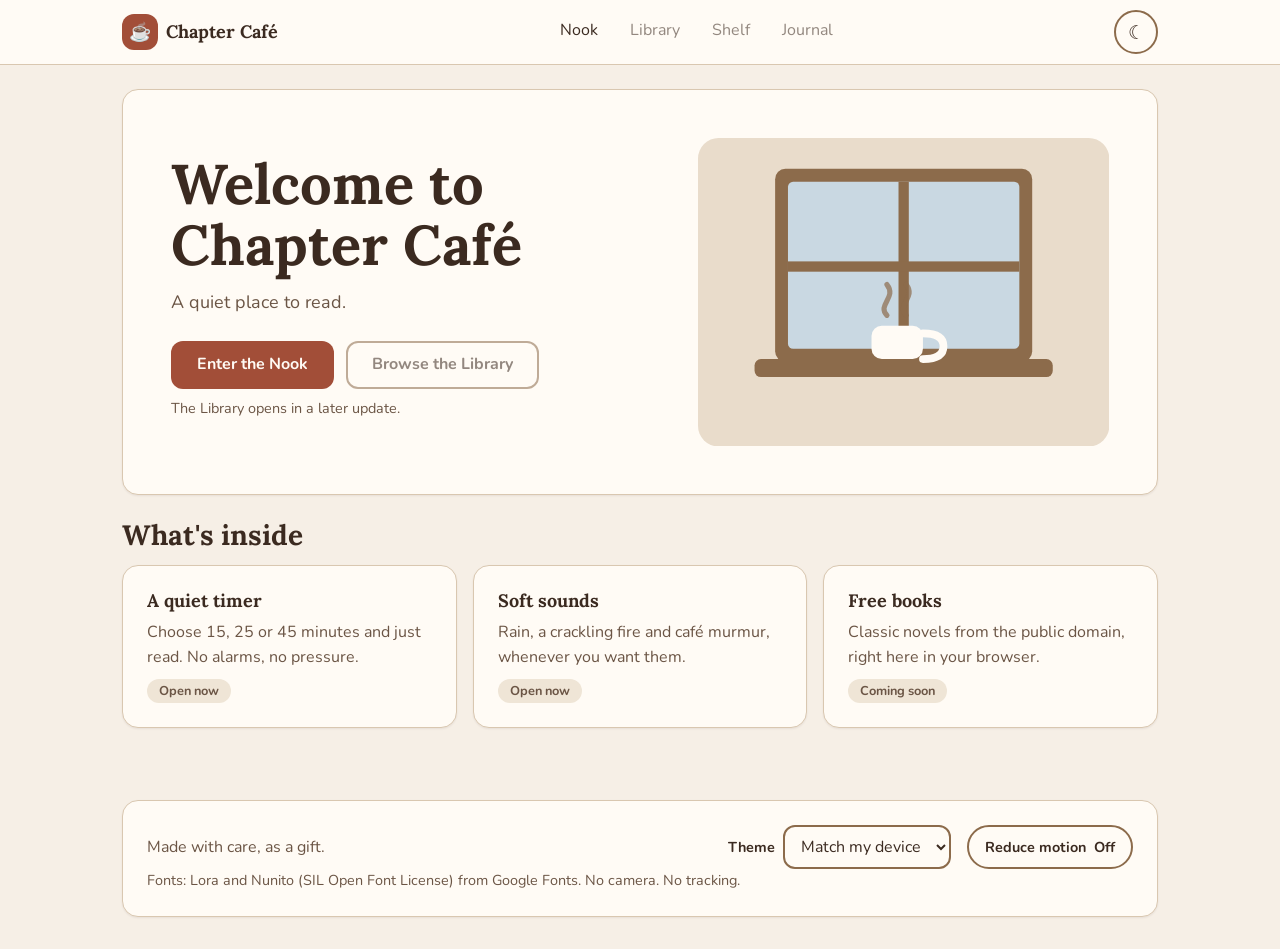
<file: index.html>
<!DOCTYPE html>
<html lang="en" data-theme="daylight">
<head>
  <meta charset="utf-8">
  <meta name="viewport" content="width=device-width, initial-scale=1, viewport-fit=cover">
  <title>Chapter Café · A quiet place to read</title>
  <meta name="description" content="A calm, camera-free reading café in your browser.">
  <meta name="color-scheme" content="light dark">
  <link rel="icon" href="data:image/svg+xml,%3Csvg xmlns='http://www.w3.org/2000/svg' viewBox='0 0 100 100'%3E%3Ctext y='.9em' font-size='90'%3E%E2%98%95%3C/text%3E%3C/svg%3E">

  <!-- Runs BEFORE the page paints, so there is no flash of the wrong theme.
       It only reads saved settings; theme.js handles the buttons later. -->
  <script>
    (function () {
      var root = document.documentElement;
      var dark = window.matchMedia('(prefers-color-scheme: dark)').matches;
      try {
        var s = JSON.parse(localStorage.getItem('cc_settings')) || {};
        var saved = s.theme;
        var chosen = (saved === 'daylight' || saved === 'midnight' || saved === 'contrast');
        root.setAttribute('data-theme', chosen ? saved : (dark ? 'midnight' : 'daylight'));
        if (s.motion === 'off') root.setAttribute('data-motion', 'off');
      } catch (e) {
        root.setAttribute('data-theme', dark ? 'midnight' : 'daylight');
      }
    })();
  </script>

  <!-- Fonts load from Google (free, open licence). If they fail, the
       fallback fonts in tokens.css are used. -->
  <link rel="preconnect" href="https://fonts.googleapis.com">
  <link rel="preconnect" href="https://fonts.gstatic.com" crossorigin>
  <link href="https://fonts.googleapis.com/css2?family=Lora:ital,wght@0,400..700;1,400..700&family=Nunito:wght@400;600;700&display=swap" rel="stylesheet">

  <link rel="stylesheet" href="assets/css/tokens.css">
  <link rel="stylesheet" href="assets/css/base.css">
  <link rel="stylesheet" href="assets/css/components.css">
  <link rel="stylesheet" href="assets/css/themes.css">
  <link rel="stylesheet" href="assets/css/pages/home.css">

  <script type="module" src="assets/js/main.js"></script>
  <script type="module" src="assets/js/pages/home.js"></script>
</head>
<body class="page-home">
  <a class="skip-link" href="#main">Skip to content</a>

  <header class="site-header">
    <div class="container site-header__inner">
      <a class="brand" href="index.html" aria-label="Chapter Café, home">
        <span class="brand__mark" aria-hidden="true">☕</span>
        <span>Chapter Café</span>
      </a>
      <nav class="nav-links" aria-label="Main">
        <a class="nav-link" href="pages/nook.html">Nook</a>
        <span class="nav-link is-disabled" aria-disabled="true">Library<span class="visually-hidden"> (coming soon)</span></span>
        <span class="nav-link is-disabled" aria-disabled="true">Shelf<span class="visually-hidden"> (coming soon)</span></span>
        <span class="nav-link is-disabled" aria-disabled="true">Journal<span class="visually-hidden"> (coming soon)</span></span>
      </nav>
      <button id="theme-toggle" type="button" class="icon-btn" aria-label="Switch to dark theme">
        <span data-icon aria-hidden="true">☾</span>
      </button>
    </div>
  </header>

  <div id="banner-region" class="container banner-region"></div>

  <main id="main" class="container" tabindex="-1">
    <section class="card hero" aria-labelledby="home-title">
      <div class="hero__text">
        <h1 id="home-title">Welcome to Chapter Café</h1>
        <p class="hero__tagline">A quiet place to read.</p>
        <div class="hero__actions">
          <a class="btn btn--primary" href="pages/nook.html">Enter the Nook</a>
          <button type="button" class="btn btn--secondary" aria-disabled="true" aria-describedby="library-note">Browse the Library</button>
        </div>
        <p id="library-note" class="hero__note">The Library opens in a later update.</p>
      </div>

      <!-- Decorative illustration: hidden from screen readers -->
      <svg class="window-scene" viewBox="0 0 320 240" aria-hidden="true" focusable="false">
        <rect class="wall" width="320" height="240" rx="16"/>
        <rect class="frame" x="60" y="24" width="200" height="150" rx="8"/>
        <rect class="sky" x="70" y="34" width="180" height="130" rx="4"/>
        <rect class="frame" x="156" y="34" width="8" height="130"/>
        <rect class="frame" x="70" y="96" width="180" height="8"/>
        <rect class="frame" x="44" y="172" width="232" height="14" rx="5"/>
        <rect class="cup" x="135" y="146" width="40" height="26" rx="8"/>
        <path class="cup-handle" d="M175 152 q16 0 16 10 t-16 10"/>
        <path class="steam steam--1" d="M147 138 c-8 -8 8 -14 0 -24"/>
        <path class="steam steam--2" d="M162 138 c-8 -8 8 -14 0 -24"/>
      </svg>
    </section>

    <!-- Filled in by home.js only when she has a book open -->
    <div id="continue-slot"></div>

    <section aria-labelledby="inside-title">
      <h2 id="inside-title" class="section-title">What's inside</h2>
      <div class="features">
        <article class="card feature">
          <h3>A quiet timer</h3>
          <p>Choose 15, 25 or 45 minutes and just read. No alarms, no pressure.</p>
          <span class="tag">Open now</span>
        </article>
        <article class="card feature">
          <h3>Soft sounds</h3>
          <p>Rain, a crackling fire and café murmur, whenever you want them.</p>
          <span class="tag">Open now</span>
        </article>
        <article class="card feature">
          <h3>Free books</h3>
          <p>Classic novels from the public domain, right here in your browser.</p>
          <span class="tag">Coming soon</span>
        </article>
      </div>
    </section>
  </main>

  <div class="container">
    <footer class="card site-footer">
      <div class="site-footer__row">
        <p>Made with care, as a gift.</p>
        <div class="footer-controls">
          <div class="select-field">
            <label for="theme-select">Theme</label>
            <select id="theme-select">
              <option value="auto">Match my device</option>
              <option value="daylight">Daylight</option>
              <option value="midnight">Midnight</option>
              <option value="contrast">High contrast</option>
            </select>
          </div>
          <button id="motion-toggle" type="button" class="switch" aria-pressed="false">
            Reduce motion <span data-state aria-hidden="true">Off</span>
          </button>
        </div>
      </div>
      <p class="field__help">Fonts: Lora and Nunito (SIL Open Font License) from Google Fonts. No camera. No tracking.</p>
    </footer>
  </div>

  <nav class="tabbar" aria-label="Main">
    <a class="tabbar__item" href="pages/nook.html"><span class="tabbar__icon" aria-hidden="true">☕</span>Nook</a>
    <span class="tabbar__item is-disabled" aria-disabled="true"><span class="tabbar__icon" aria-hidden="true">📚</span>Library<span class="visually-hidden"> (coming soon)</span></span>
    <span class="tabbar__item is-disabled" aria-disabled="true"><span class="tabbar__icon" aria-hidden="true">🔖</span>Shelf<span class="visually-hidden"> (coming soon)</span></span>
    <span class="tabbar__item is-disabled" aria-disabled="true"><span class="tabbar__icon" aria-hidden="true">✎</span>Journal<span class="visually-hidden"> (coming soon)</span></span>
    <span class="tabbar__item is-disabled" aria-disabled="true"><span class="tabbar__icon" aria-hidden="true">⋯</span>More<span class="visually-hidden"> (coming soon)</span></span>
  </nav>

  <div id="toast-region" class="toast-region" aria-live="polite"></div>
</body>
</html>
</file>
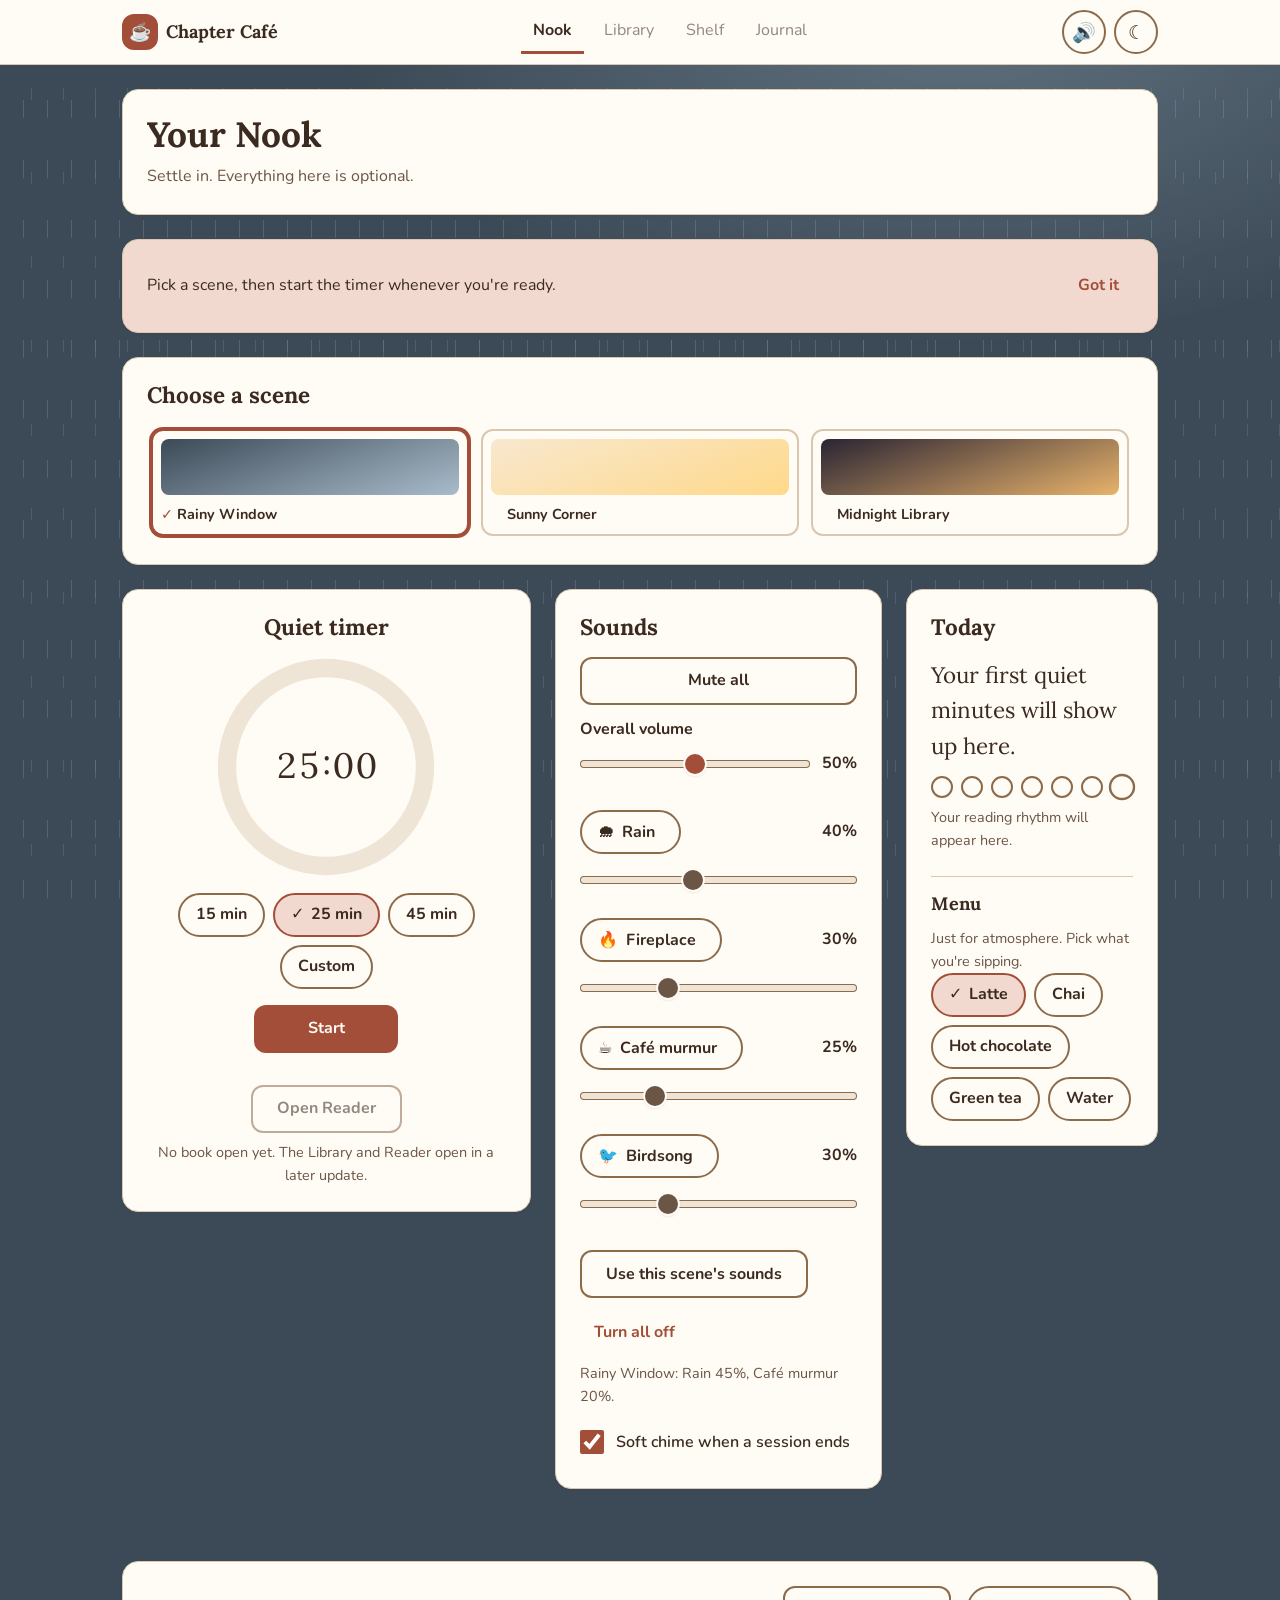
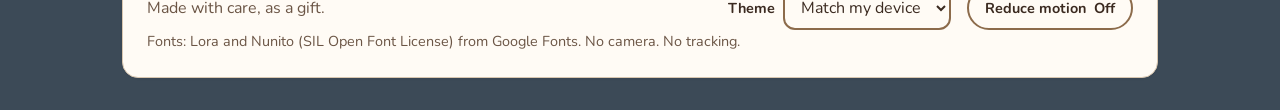
<file: pages/nook.html>
<!DOCTYPE html>
<html lang="en" data-theme="daylight" data-nook="rainy">
<head>
  <meta charset="utf-8">
  <meta name="viewport" content="width=device-width, initial-scale=1, viewport-fit=cover">
  <title>Your Nook · Chapter Café</title>
  <meta name="description" content="Settle in with a quiet timer, soft sounds and a cozy scene.">
  <meta name="color-scheme" content="light dark">
  <link rel="icon" href="data:image/svg+xml,%3Csvg xmlns='http://www.w3.org/2000/svg' viewBox='0 0 100 100'%3E%3Ctext y='.9em' font-size='90'%3E%E2%98%95%3C/text%3E%3C/svg%3E">

  <!-- Runs BEFORE the page paints: sets theme, motion and scene so nothing flashes.
       If no scene was chosen yet: Rainy Window in light theme, Midnight Library in dark. -->
  <script>
    (function () {
      var root = document.documentElement;
      var dark = window.matchMedia('(prefers-color-scheme: dark)').matches;
      var theme = dark ? 'midnight' : 'daylight';
      var scene = null;
      try {
        var s = JSON.parse(localStorage.getItem('cc_settings')) || {};
        if (s.theme === 'daylight' || s.theme === 'midnight' || s.theme === 'contrast') theme = s.theme;
        if (s.motion === 'off') root.setAttribute('data-motion', 'off');
        scene = JSON.parse(localStorage.getItem('cc_nook_scene'));
      } catch (e) { /* storage blocked: use defaults */ }
      if (scene !== 'rainy' && scene !== 'sunny' && scene !== 'library') {
        scene = theme === 'midnight' ? 'library' : 'rainy';
      }
      root.setAttribute('data-theme', theme);
      root.setAttribute('data-nook', scene);
    })();
  </script>

  <link rel="preconnect" href="https://fonts.googleapis.com">
  <link rel="preconnect" href="https://fonts.gstatic.com" crossorigin>
  <link href="https://fonts.googleapis.com/css2?family=Lora:ital,wght@0,400..700;1,400..700&family=Nunito:wght@400;600;700&display=swap" rel="stylesheet">

  <link rel="stylesheet" href="../assets/css/tokens.css">
  <link rel="stylesheet" href="../assets/css/base.css">
  <link rel="stylesheet" href="../assets/css/components.css">
  <link rel="stylesheet" href="../assets/css/themes.css">
  <link rel="stylesheet" href="../assets/css/pages/nook.css">
  <link rel="stylesheet" href="../assets/css/sounds.css">

  <script type="module" src="../assets/js/main.js"></script>
  <script type="module" src="../assets/js/pages/nook.js"></script>
  <script type="module" src="../assets/js/pages/nook-sounds.js"></script>
</head>
<body class="page-nook">
  <a class="skip-link" href="#main">Skip to content</a>

  <!-- Decorative scene layers (rain, light). Hidden from screen readers. -->
  <div class="nook-scene" aria-hidden="true">
    <div class="nook-scene__glow"></div>
    <div class="nook-scene__beam"></div>
    <div class="nook-scene__rain"></div>
  </div>

  <header class="site-header">
    <div class="container site-header__inner">
      <a class="brand" href="../index.html" aria-label="Chapter Café, home">
        <span class="brand__mark" aria-hidden="true">☕</span>
        <span>Chapter Café</span>
      </a>
      <nav class="nav-links" aria-label="Main">
        <a class="nav-link" href="nook.html" aria-current="page">Nook</a>
        <span class="nav-link is-disabled" aria-disabled="true">Library<span class="visually-hidden"> (coming soon)</span></span>
        <span class="nav-link is-disabled" aria-disabled="true">Shelf<span class="visually-hidden"> (coming soon)</span></span>
        <span class="nav-link is-disabled" aria-disabled="true">Journal<span class="visually-hidden"> (coming soon)</span></span>
      </nav>

      <div class="header-actions">
        <!-- Mini-player: the always-visible mute control -->
        <div id="mini-player" class="mini-player">
          <span id="mini-label" class="mini-player__label" aria-hidden="true" hidden></span>
          <button id="mute-toggle" type="button" class="icon-btn" aria-pressed="false" aria-label="Mute all sounds">
            <span data-icon aria-hidden="true">🔊</span>
          </button>
        </div>
        <button id="theme-toggle" type="button" class="icon-btn" aria-label="Switch to dark theme">
          <span data-icon aria-hidden="true">☾</span>
        </button>
      </div>
    </div>
  </header>

  <div id="banner-region" class="container banner-region"></div>

  <main id="main" class="container" tabindex="-1">
    <div class="card page-intro">
      <h1 id="page-title" tabindex="-1">Your Nook</h1>
      <p>Settle in. Everything here is optional.</p>
    </div>

    <!-- First-visit tip. Shown by nook.js only until she dismisses it. -->
    <aside id="help-card" class="card card--soft tip-card" aria-label="Welcome tip" hidden>
      <p>Pick a scene, then start the timer whenever you're ready.</p>
      <button id="btn-help-dismiss" type="button" class="btn btn--quiet">Got it</button>
    </aside>

    <p id="other-tab-note" class="banner" role="status" hidden>Your Nook is open in another tab.</p>

    <section class="card" aria-labelledby="scene-title">
      <h2 id="scene-title" class="card__title">Choose a scene</h2>
      <div class="scene-options" role="radiogroup" aria-labelledby="scene-title">
        <label class="scene-option">
          <input type="radio" name="scene" value="rainy">
          <span class="scene-option__box">
            <span class="scene-option__swatch scene-option__swatch--rainy" aria-hidden="true"></span>
            <span class="scene-option__name"><span class="scene-option__check" aria-hidden="true">✓</span>Rainy Window<span class="visually-hidden">: soft rain, a warm lamp.</span></span>
          </span>
        </label>
        <label class="scene-option">
          <input type="radio" name="scene" value="sunny">
          <span class="scene-option__box">
            <span class="scene-option__swatch scene-option__swatch--sunny" aria-hidden="true"></span>
            <span class="scene-option__name"><span class="scene-option__check" aria-hidden="true">✓</span>Sunny Corner<span class="visually-hidden">: morning light and a quiet corner.</span></span>
          </span>
        </label>
        <label class="scene-option">
          <input type="radio" name="scene" value="library">
          <span class="scene-option__box">
            <span class="scene-option__swatch scene-option__swatch--library" aria-hidden="true"></span>
            <span class="scene-option__name"><span class="scene-option__check" aria-hidden="true">✓</span>Midnight Library<span class="visually-hidden">: lamplight and long shelves.</span></span>
          </span>
        </label>
      </div>
    </section>

    <div class="nook-grid">
      <!-- ============ Timer ============ -->
      <section class="card timer-card" aria-labelledby="timer-title">
        <h2 id="timer-title" class="card__title" tabindex="-1">Quiet timer</h2>

        <div id="timer-panel" class="timer-panel" data-status="idle">
          <div class="timer-ring">
            <svg viewBox="0 0 120 120" aria-hidden="true" focusable="false">
              <circle class="ring-track" cx="60" cy="60" r="54"></circle>
              <circle id="ring-progress" class="ring-progress" cx="60" cy="60" r="54"></circle>
            </svg>
            <!-- aria-live="off": announcing every second would be exhausting.
                 Start, pause and finish are announced in #timer-status instead. -->
            <div id="time-display" class="timer-ring__time" role="timer" aria-live="off">25:00</div>
          </div>

          <fieldset class="presets">
            <legend class="visually-hidden">Timer length</legend>
            <div class="chip-group">
              <label class="chip"><input type="radio" name="preset" value="15"><span class="chip__label">15 min</span></label>
              <label class="chip"><input type="radio" name="preset" value="25"><span class="chip__label">25 min</span></label>
              <label class="chip"><input type="radio" name="preset" value="45"><span class="chip__label">45 min</span></label>
              <label class="chip"><input type="radio" name="preset" value="custom"><span class="chip__label">Custom</span></label>
            </div>
          </fieldset>

          <div id="custom-wrap" class="field custom-minutes" hidden>
            <label for="custom-minutes">Minutes (1 to 180)</label>
            <input id="custom-minutes" type="number" inputmode="numeric" min="1" max="180" step="1"
                   aria-describedby="custom-help custom-error" aria-invalid="false">
            <p id="custom-help" class="field__help">Any length is fine.</p>
            <p id="custom-error" class="field__error" hidden></p>
          </div>

          <p id="preset-note" class="field__help" hidden>Finish this session to change the time.</p>

          <div class="timer-actions">
            <button id="btn-start" type="button" class="btn btn--primary">Start</button>
            <button id="btn-finish" type="button" class="btn btn--secondary" hidden>Finish</button>
          </div>

          <div class="reader-link">
            <button type="button" class="btn btn--secondary" aria-disabled="true" aria-describedby="reader-note">Open Reader</button>
            <p id="reader-note" class="field__help">No book open yet. The Library and Reader open in a later update.</p>
          </div>
        </div>

        <!-- Shown instead of the timer when a session ends -->
        <div id="summary-panel" class="summary" hidden>
          <h3 id="summary-title" class="summary__title" tabindex="-1"></h3>
          <p id="summary-text"></p>
          <div class="timer-actions">
            <button id="btn-another" type="button" class="btn btn--primary">Another session</button>
            <button id="btn-done" type="button" class="btn btn--secondary">Done</button>
          </div>
        </div>

        <!-- Screen-reader messages: start, pause, resume, finish -->
        <p id="timer-status" class="visually-hidden" role="status" aria-live="polite"></p>
      </section>

      <!-- ============ Sounds ============ -->
      <section class="card" aria-labelledby="sounds-title">
        <h2 id="sounds-title" class="card__title">Sounds</h2>

        <p id="sounds-unsupported" class="banner" hidden>Sound isn't available in this browser. The timer and reader still work.</p>

        <div id="sounds-body">
          <!-- Shown when she has a saved mix, or the browser paused the sound -->
          <div id="resume-box" class="resume-box" hidden>
            <p id="resume-text"></p>
            <button id="btn-resume" type="button" class="btn btn--primary">Resume your sounds</button>
          </div>

          <div class="sounds-master">
            <button id="btn-mute-all" type="button" class="btn btn--secondary">Mute all</button>
            <div class="sounds-master__volume">
              <label for="master-volume">Overall volume</label>
              <input id="master-volume" class="range" type="range" min="0" max="100" step="5" value="50">
              <output id="master-output" for="master-volume">50%</output>
            </div>
          </div>

          <!-- One <li> per sound, built by nook-sounds.js from sound-catalog.js -->
          <ul id="sound-rows" class="sound-rows" aria-label="Individual sounds"></ul>

          <div class="sounds-actions">
            <button id="btn-scene-mix" type="button" class="btn btn--secondary">Use this scene's sounds</button>
            <button id="btn-all-off" type="button" class="btn btn--quiet">Turn all off</button>
          </div>
          <p id="scene-mix-hint" class="field__help sounds-hint"></p>

          <label class="check">
            <input id="chime-toggle" type="checkbox">
            Soft chime when a session ends
          </label>
        </div>

        <!-- Screen-reader messages for sound changes -->
        <p id="sounds-status" class="visually-hidden" role="status" aria-live="polite"></p>
      </section>

      <!-- ============ Today ============ -->
      <section class="card" aria-labelledby="today-title">
        <h2 id="today-title" class="card__title">Today</h2>
        <p id="today-minutes" class="today-minutes"></p>
        <div id="rhythm" class="rhythm" aria-hidden="true"></div>
        <p id="rhythm-text" class="field__help"></p>

        <div class="menu-block">
          <h3>Menu</h3>
          <p class="field__help">Just for atmosphere. Pick what you're sipping.</p>
          <fieldset class="chip-group">
            <legend class="visually-hidden">Your drink</legend>
            <label class="chip"><input type="radio" name="drink" value="latte"><span class="chip__label">Latte</span></label>
            <label class="chip"><input type="radio" name="drink" value="chai"><span class="chip__label">Chai</span></label>
            <label class="chip"><input type="radio" name="drink" value="cocoa"><span class="chip__label">Hot chocolate</span></label>
            <label class="chip"><input type="radio" name="drink" value="tea"><span class="chip__label">Green tea</span></label>
            <label class="chip"><input type="radio" name="drink" value="water"><span class="chip__label">Water</span></label>
          </fieldset>
        </div>
      </section>
    </div>
  </main>

  <div class="container">
    <footer class="card site-footer">
      <div class="site-footer__row">
        <p>Made with care, as a gift.</p>
        <div class="footer-controls">
          <div class="select-field">
            <label for="theme-select">Theme</label>
            <select id="theme-select">
              <option value="auto">Match my device</option>
              <option value="daylight">Daylight</option>
              <option value="midnight">Midnight</option>
              <option value="contrast">High contrast</option>
            </select>
          </div>
          <button id="motion-toggle" type="button" class="switch" aria-pressed="false">
            Reduce motion <span data-state aria-hidden="true">Off</span>
          </button>
        </div>
      </div>
      <p class="field__help">Fonts: Lora and Nunito (SIL Open Font License) from Google Fonts. No camera. No tracking.</p>
    </footer>
  </div>

  <nav class="tabbar" aria-label="Main">
    <a class="tabbar__item" href="nook.html" aria-current="page"><span class="tabbar__icon" aria-hidden="true">☕</span>Nook</a>
    <span class="tabbar__item is-disabled" aria-disabled="true"><span class="tabbar__icon" aria-hidden="true">📚</span>Library<span class="visually-hidden"> (coming soon)</span></span>
    <span class="tabbar__item is-disabled" aria-disabled="true"><span class="tabbar__icon" aria-hidden="true">🔖</span>Shelf<span class="visually-hidden"> (coming soon)</span></span>
    <span class="tabbar__item is-disabled" aria-disabled="true"><span class="tabbar__icon" aria-hidden="true">✎</span>Journal<span class="visually-hidden"> (coming soon)</span></span>
    <span class="tabbar__item is-disabled" aria-disabled="true"><span class="tabbar__icon" aria-hidden="true">⋯</span>More<span class="visually-hidden"> (coming soon)</span></span>
  </nav>

  <div id="toast-region" class="toast-region" aria-live="polite"></div>
</body>
</html>
</file>
<file: assets/css/tokens.css>
/* ==========================================================================
   tokens.css — every colour, size and timing used by the site.
   WHY: if all values live here, changing the look later means editing ONE
   file, and every page follows. Pages use var(--name), never raw hex codes.
   ========================================================================== */

/* ---------- Daylight theme (the default) ---------- */
:root,
:root[data-theme="daylight"] {
  color-scheme: light;

  /* Brand colours. --terracotta is decoration only: it fails contrast
     for text (2.83:1), so buttons use --accent instead. */
  --cream: #F6EFE6;
  --espresso: #3B2A20;
  --latte: #C9A27E;
  --terracotta: #C97B63;
  --forest: #3E5C4B;

  /* Semantic colours: named by JOB, not by colour. */
  --bg: #F6EFE6;
  --surface: #FFFBF5;
  --surface-2: #EFE5D6;
  --text: #3B2A20;
  --text-muted: #6B5545;
  --accent: #A24E38;
  --accent-hover: #8A402D;
  --accent-contrast: #FFFBF5;   /* text that sits ON the accent colour */
  --accent-soft: #F1D9CF;
  --secondary: #3E5C4B;
  --secondary-contrast: #FFFBF5;
  --border: #D9C7B0;            /* decorative lines only */
  --border-control: #8C6B4B;    /* inputs and buttons (3:1+ contrast) */
  --focus: #2F5D8A;
  --error: #A3281F;
  --success: #3E5C4B;

  --shadow-1: 0 1px 2px rgba(59, 42, 32, 0.08);
  --shadow-2: 0 4px 12px rgba(59, 42, 32, 0.10);
  --shadow-3: 0 12px 32px rgba(59, 42, 32, 0.16);
}

/* ---------- Midnight theme (dark) ---------- */
:root[data-theme="midnight"] {
  color-scheme: dark;

  --bg: #2A2433;
  --surface: #352E41;
  --surface-2: #3F3750;
  --text: #EDE3D3;
  --text-muted: #BDB2C4;
  --accent: #E39A82;
  --accent-hover: #EDAA94;
  --accent-contrast: #2A2433;
  --accent-soft: #4A3A3E;
  --secondary: #8FBCA0;
  --secondary-contrast: #2A2433;
  --border: #4A4057;
  --border-control: #8A7C9C;
  --focus: #8DB8E8;
  --error: #FF9E94;
  --success: #8FBCA0;

  --shadow-1: 0 1px 2px rgba(0, 0, 0, 0.30);
  --shadow-2: 0 4px 12px rgba(0, 0, 0, 0.35);
  --shadow-3: 0 12px 32px rgba(0, 0, 0, 0.50);
}

/* ---------- Nook scenes (set by <html data-nook="...">) ---------- */
:root[data-nook="rainy"]   { --nook-bg: #3C4A57; --nook-light: #A9BCCB; }
:root[data-nook="sunny"]   { --nook-bg: #F8E8CF; --nook-light: #FFD98A; }
:root[data-nook="library"] { --nook-bg: #2A2433; --nook-light: #E8B36B; }

/* ---------- Tokens that do not change with the theme ---------- */
:root {
  --font-serif: "Lora", Georgia, "Times New Roman", serif;
  --font-ui: "Nunito", system-ui, -apple-system, "Segoe UI", sans-serif;

  --fs-xs: 0.8rem;
  --fs-sm: 0.9rem;
  --fs-base: 1rem;
  --fs-md: 1.125rem;
  --fs-lg: 1.4rem;
  --fs-xl: 1.75rem;
  --fs-2xl: 2.2rem;
  --fs-hero: clamp(2.2rem, 6vw, 3.5rem);

  /* Spacing on an 8px grid (1rem = 16px) */
  --space-1: 0.25rem;
  --space-2: 0.5rem;
  --space-3: 0.75rem;
  --space-4: 1rem;
  --space-5: 1.5rem;
  --space-6: 2rem;
  --space-7: 3rem;
  --space-8: 4rem;

  --radius-sm: 8px;
  --radius-md: 12px;
  --radius-lg: 16px;
  --radius-pill: 999px;

  --focus-ring: 3px solid var(--focus);
  --focus-offset: 2px;

  --elev-1: var(--shadow-1);
  --elev-2: var(--shadow-2);
  --elev-3: var(--shadow-3);

  --z-nav: 100;
  --z-modal: 1000;
  --z-toast: 1100;

  /* Motion: only opacity/transform are animated, to stay light on phones */
  --dur-fast: 150ms;
  --dur-base: 250ms;
  --dur-slow: 400ms;
  --ease-soft: cubic-bezier(0.2, 0.6, 0.2, 1);
  --ease-in-out: cubic-bezier(0.4, 0, 0.2, 1);

  --content-max: 1100px;
  --tap-min: 44px;        /* smallest comfortable touch target */
  --tabbar-h: 64px;
  --ring-size: 180px;
}

@media (min-width: 600px) {
  :root { --ring-size: 220px; }
}

/* ---------- Reduced motion ----------
   Two ways to turn motion off: the operating-system setting, or our own
   "Reduce motion" switch (which sets data-motion="off" on <html>).
   Note: animation-iteration-count: 1 with a tiny duration makes looping
   animations jump to their END state, so every animated element must look
   fine in its normal (un-animated) style. */
@media (prefers-reduced-motion: reduce) {
  *, *::before, *::after {
    animation-duration: 0.01ms !important;
    animation-iteration-count: 1 !important;
    transition-duration: 0.01ms !important;
    scroll-behavior: auto !important;
  }
}
:root[data-motion="off"] *,
:root[data-motion="off"] *::before,
:root[data-motion="off"] *::after {
  animation-duration: 0.01ms !important;
  animation-iteration-count: 1 !important;
  transition-duration: 0.01ms !important;
  scroll-behavior: auto !important;
}
</file>
<file: assets/css/base.css>
/* ==========================================================================
   base.css — reset and global defaults. Uses only tokens from tokens.css.
   ========================================================================== */

/* Make width include padding and borders: far easier to reason about. */
*, *::before, *::after { box-sizing: border-box; }

html { -webkit-text-size-adjust: 100%; }

body {
  margin: 0;
  min-height: 100dvh;                 /* dvh = real visible height on phones */
  font-family: var(--font-ui);
  font-size: var(--fs-base);
  line-height: 1.6;
  color: var(--text);
  background: var(--bg);
  /* Room for the fixed bottom tab bar on phones */
  padding-bottom: calc(var(--tabbar-h) + env(safe-area-inset-bottom, 0px));
}

@media (min-width: 600px) {
  body { padding-bottom: 0; }
}

h1, h2, h3 {
  font-family: var(--font-serif);
  line-height: 1.2;
  margin: 0 0 var(--space-3);
}

p { margin: 0 0 var(--space-3); }

a { color: var(--accent); text-underline-offset: 3px; }

img, svg { max-width: 100%; }

/* The browser's own `hidden` attribute can be overridden by display rules.
   This line makes `hidden` always win. */
[hidden] { display: none !important; }

/* Visible keyboard focus everywhere. Never remove this. */
:focus-visible {
  outline: var(--focus-ring);
  outline-offset: var(--focus-offset);
}

/* Elements we focus with JavaScript (tabindex="-1") don't need a ring:
   they aren't normal tab stops. */
[tabindex="-1"]:focus { outline: none; }

/* Text for screen readers only */
.visually-hidden {
  position: absolute !important;
  width: 1px; height: 1px;
  margin: -1px; padding: 0;
  overflow: hidden;
  clip: rect(0 0 0 0);
  white-space: nowrap;
  border: 0;
}

/* "Skip to content" link: first thing a keyboard user can press */
.skip-link {
  position: absolute;
  left: var(--space-3);
  top: -100px;
  z-index: 2000;
  padding: var(--space-3) var(--space-4);
  background: var(--accent);
  color: var(--accent-contrast);
  border-radius: var(--radius-md);
  font-weight: 700;
}
.skip-link:focus { top: var(--space-3); }

.container {
  width: 100%;
  max-width: var(--content-max);
  margin-inline: auto;
  padding-inline: var(--space-4);
}
@media (min-width: 600px) {
  .container { padding-inline: var(--space-6); }
}

main { padding-block: var(--space-5) var(--space-7); }
main > * + * { margin-top: var(--space-5); }
</file>
<file: assets/css/components.css>
/* ==========================================================================
   components.css — reusable pieces: navbar, tab bar, buttons, cards, chips,
   fields, banners, toast, footer.
   ========================================================================== */

/* ---------- Navbar ---------- */
.site-header {
  position: sticky;
  top: 0;
  z-index: var(--z-nav);
  background: var(--surface);
  border-bottom: 1px solid var(--border);
  padding-top: env(safe-area-inset-top, 0px);
}
.site-header__inner {
  display: flex;
  align-items: center;
  justify-content: space-between;
  gap: var(--space-4);
  min-height: 64px;
}
.brand {
  display: inline-flex;
  align-items: center;
  gap: var(--space-2);
  min-height: var(--tap-min);
  font-family: var(--font-serif);
  font-weight: 700;
  font-size: var(--fs-md);
  color: var(--text);
  text-decoration: none;
}
.brand__mark {
  display: grid;
  place-items: center;
  width: 36px;
  height: 36px;
  border-radius: var(--radius-md);
  background: var(--accent);
  color: var(--accent-contrast);
}
.nav-links { display: none; gap: var(--space-2); }
@media (min-width: 600px) {
  .nav-links { display: flex; }
}
.nav-link {
  display: inline-flex;
  align-items: center;
  min-height: var(--tap-min);
  padding-inline: var(--space-3);
  color: var(--text);
  text-decoration: none;
  border-bottom: 3px solid transparent;
}
a.nav-link:hover { background: var(--surface-2); border-radius: var(--radius-sm); }
.nav-link[aria-current="page"] { font-weight: 700; border-bottom-color: var(--accent); }
.is-disabled { opacity: 0.55; cursor: not-allowed; }

.icon-btn {
  display: inline-grid;
  place-items: center;
  width: var(--tap-min);
  height: var(--tap-min);
  border: 2px solid var(--border-control);
  border-radius: var(--radius-pill);
  background: transparent;
  color: var(--text);
  font-size: 1.2rem;
  cursor: pointer;
  transition: background-color var(--dur-fast) var(--ease-soft);
}
.icon-btn:hover { background: var(--surface-2); }

/* ---------- Mobile tab bar (hidden from 600px up) ---------- */
.tabbar {
  position: fixed;
  inset: auto 0 0 0;
  z-index: var(--z-nav);
  display: grid;
  grid-template-columns: repeat(5, 1fr);
  background: var(--surface);
  border-top: 1px solid var(--border);
  padding-bottom: env(safe-area-inset-bottom, 0px);
}
.tabbar__item {
  display: flex;
  flex-direction: column;
  align-items: center;
  justify-content: center;
  gap: 2px;
  min-height: var(--tabbar-h);
  font-size: var(--fs-xs);
  color: var(--text-muted);
  text-decoration: none;
  border-top: 3px solid transparent;
}
.tabbar__icon { font-size: 1.3rem; line-height: 1; }
.tabbar__item[aria-current="page"] {
  color: var(--accent);
  font-weight: 700;
  border-top-color: var(--accent);
}
@media (min-width: 600px) {
  .tabbar { display: none; }
}

/* ---------- Buttons ---------- */
.btn {
  display: inline-flex;
  align-items: center;
  justify-content: center;
  gap: var(--space-2);
  min-height: 48px;
  padding: 0 var(--space-5);
  border: 2px solid transparent;
  border-radius: var(--radius-md);
  font: 700 var(--fs-base)/1.2 var(--font-ui);
  text-decoration: none;
  cursor: pointer;
  transition: background-color var(--dur-fast) var(--ease-soft),
              transform var(--dur-fast) var(--ease-soft);
}
.btn:active { transform: scale(0.98); }

.btn--primary { background: var(--accent); color: var(--accent-contrast); }
.btn--primary:hover { background: var(--accent-hover); }

.btn--secondary { background: transparent; color: var(--text); border-color: var(--border-control); }
.btn--secondary:hover { background: var(--surface-2); }

.btn--quiet { background: transparent; color: var(--accent); min-height: var(--tap-min); padding-inline: var(--space-3); }
.btn--quiet:hover { text-decoration: underline; }

/* "Disabled" buttons use aria-disabled instead of the disabled attribute,
   so keyboard users can still focus them and hear WHY they're unavailable. */
.btn[aria-disabled="true"] { opacity: 0.55; cursor: not-allowed; }
.btn[aria-disabled="true"]:active { transform: none; }
.btn--primary[aria-disabled="true"]:hover { background: var(--accent); }
.btn--secondary[aria-disabled="true"]:hover { background: transparent; }

/* ---------- Cards ---------- */
.card {
  background: var(--surface);
  border: 1px solid var(--border);
  border-radius: var(--radius-lg);
  box-shadow: var(--elev-1);
  padding: var(--space-5);
}
.card--soft { background: var(--accent-soft); }
.card__title { font-size: var(--fs-lg); margin-bottom: var(--space-4); }
.muted { color: var(--text-muted); }

.tag {
  display: inline-block;
  padding: 2px var(--space-3);
  border-radius: var(--radius-pill);
  background: var(--surface-2);
  color: var(--text-muted);
  font-size: var(--fs-xs);
  font-weight: 700;
}

/* ---------- Chips (styled radio buttons) ----------
   A real <input type="radio"> sits invisibly on top of a styled <span>.
   WHY: native radios give keyboard arrows and screen-reader support free. */
.chip-group {
  display: flex;
  flex-wrap: wrap;
  gap: var(--space-2);
  border: 0;
  padding: 0;
  margin: 0;
  min-width: 0;
}
.chip { position: relative; display: inline-block; }
.chip input {
  position: absolute;
  inset: 0;
  width: 100%;
  height: 100%;
  margin: 0;
  opacity: 0;
  cursor: pointer;
}
.chip__label {
  display: inline-flex;
  align-items: center;
  min-height: var(--tap-min);
  padding: 0 var(--space-4);
  border: 2px solid var(--border-control);
  border-radius: var(--radius-pill);
  background: var(--surface);
  color: var(--text);
  font-weight: 700;
  transition: background-color var(--dur-fast) var(--ease-soft);
}
.chip input:hover + .chip__label { background: var(--surface-2); }
.chip input:checked + .chip__label { background: var(--accent-soft); border-color: var(--accent); }
/* A tick mark, so "selected" is not shown by colour alone.
   The second declaration adds empty alt text so screen readers skip it. */
.chip input:checked + .chip__label::before {
  content: "✓";
  content: "✓" / "";
  margin-right: 0.4em;
}
.chip input:focus-visible + .chip__label { outline: var(--focus-ring); outline-offset: var(--focus-offset); }
.chip input:disabled { cursor: not-allowed; }
.chip input:disabled + .chip__label { opacity: 0.55; cursor: not-allowed; }

/* ---------- Form fields ---------- */
.field label { display: block; font-weight: 700; margin-bottom: var(--space-1); }
.field input {
  width: 100%;
  min-height: 48px;
  padding: 0 var(--space-4);
  font: inherit;                  /* 16px+ stops iPhones zooming on focus */
  color: var(--text);
  background: var(--surface);
  border: 2px solid var(--border-control);
  border-radius: var(--radius-md);
}
.field input[aria-invalid="true"] { border-color: var(--error); }
.field input:disabled { opacity: 0.55; cursor: not-allowed; }
.field__help { margin: var(--space-1) 0 0; color: var(--text-muted); font-size: var(--fs-sm); }
.field__error { margin: var(--space-1) 0 0; color: var(--error); font-weight: 700; font-size: var(--fs-sm); }

/* ---------- Toggle switch button (Reduce motion) ---------- */
.switch {
  display: inline-flex;
  align-items: center;
  gap: var(--space-2);
  min-height: var(--tap-min);
  padding: 0 var(--space-4);
  border: 2px solid var(--border-control);
  border-radius: var(--radius-pill);
  background: transparent;
  color: var(--text);
  font: 700 var(--fs-sm)/1 var(--font-ui);
  cursor: pointer;
}
.switch[aria-pressed="true"] { background: var(--accent-soft); border-color: var(--accent); }

/* ---------- Banners (notes that need to stay visible) ---------- */
.banner-region { display: grid; gap: var(--space-2); padding-top: var(--space-3); }
.banner-region:empty { padding: 0; }
.banner {
  margin: 0;
  padding: var(--space-3) var(--space-4);
  background: var(--surface);
  border: 1px solid var(--border);
  border-left: 4px solid var(--accent);
  border-radius: var(--radius-md);
}

/* ---------- Toast (short message that fades by itself) ---------- */
.toast-region {
  position: fixed;
  left: 0;
  right: 0;
  bottom: calc(var(--tabbar-h) + env(safe-area-inset-bottom, 0px) + var(--space-3));
  z-index: var(--z-toast);
  display: flex;
  flex-direction: column;
  align-items: center;
  gap: var(--space-2);
  padding-inline: var(--space-4);
  pointer-events: none;           /* clicks pass through the empty region */
}
@media (min-width: 600px) {
  .toast-region { bottom: var(--space-5); }
}
.toast {
  pointer-events: auto;
  max-width: 32rem;
  padding: var(--space-3) var(--space-5);
  background: var(--text);
  color: var(--bg);
  border-radius: var(--radius-md);
  box-shadow: var(--elev-3);
  animation: toast-in var(--dur-base) var(--ease-soft);
}
.toast--leaving { opacity: 0; transition: opacity var(--dur-base) var(--ease-soft); }
@keyframes toast-in {
  from { opacity: 0; transform: translateY(8px); }
  to   { opacity: 1; transform: translateY(0); }
}

/* ---------- Footer ---------- */
.site-footer { margin-block: var(--space-5) var(--space-6); }
.site-footer__row {
  display: flex;
  flex-wrap: wrap;
  align-items: center;
  justify-content: space-between;
  gap: var(--space-4);
}
.site-footer p { margin: 0; color: var(--text-muted); }
</file>
<file: assets/css/themes.css>
/* ==========================================================================
   themes.css — the High contrast theme, plus the theme picker's styles.
   Load it AFTER tokens.css so these values win.

   High contrast follows the "no pure black or white" rule's one exception:
   people who choose it WANT maximum contrast. No textures, no scene art,
   no shadows, strong borders.

   Contrast (calculated): text 21:1, muted text 12.6:1, buttons 9.5:1,
   focus ring 8.9:1, error text 10.1:1 — all AAA.
   ========================================================================== */

:root[data-theme="contrast"] {
  color-scheme: light;

  --bg: #FFFFFF;
  --surface: #FFFFFF;
  --surface-2: #EDEDED;
  --text: #000000;
  --text-muted: #333333;
  --accent: #7A2D18;
  --accent-hover: #5C2111;
  --accent-contrast: #FFFFFF;
  --accent-soft: #F3DDD3;
  --secondary: #1B4D33;
  --secondary-contrast: #FFFFFF;
  --border: #000000;
  --border-control: #000000;
  --focus: #0033CC;
  --error: #8A0000;
  --success: #1B4D33;

  --shadow-1: none;
  --shadow-2: none;
  --shadow-3: none;
}

:root[data-theme="contrast"] .card { border: 2px solid var(--border); }

/* No moving scenery in this theme: calm, plain, readable. */
:root[data-theme="contrast"] .nook-scene { display: none; }
:root[data-theme="contrast"] .page-nook { background: var(--bg); }

/* ---------- Theme picker (in the footer) ---------- */
.footer-controls {
  display: flex;
  flex-wrap: wrap;
  align-items: center;
  gap: var(--space-3) var(--space-4);
}
.select-field { display: flex; align-items: center; gap: var(--space-2); }
.select-field label { font-weight: 700; font-size: var(--fs-sm); }
.select-field select {
  min-height: var(--tap-min);
  padding: 0 var(--space-3);
  font: inherit;                  /* 16px+ stops iPhones zooming on focus */
  color: var(--text);
  background: var(--surface);
  border: 2px solid var(--border-control);
  border-radius: var(--radius-md);
}
</file>
<file: assets/css/pages/home.css>
/* ==========================================================================
   home.css — styles used only by index.html
   ========================================================================== */

/* Colours for the little window illustration (decorative only) */
:root {
  --scene-wall: #E9DCCB;
  --scene-sky: #C9D8E2;
  --scene-frame: #8C6B4B;
  --scene-cup: #FFFBF5;
  --scene-steam: #8C6B4B;
}
:root[data-theme="midnight"] {
  --scene-wall: #352E41;
  --scene-sky: #3C3A5A;
  --scene-frame: #8A7C9C;
  --scene-cup: #EDE3D3;
  --scene-steam: #BDB2C4;
}

.hero {
  display: grid;
  gap: var(--space-5);
  align-items: center;
  padding: var(--space-6) var(--space-5);
}
@media (min-width: 900px) {
  .hero { grid-template-columns: 1.1fr 0.9fr; padding: var(--space-7); }
}
.hero h1 { font-size: var(--fs-hero); line-height: 1.1; }
.hero__tagline { font-size: var(--fs-md); color: var(--text-muted); }
.hero__actions { display: flex; flex-wrap: wrap; gap: var(--space-3); margin-top: var(--space-5); }
.hero__note { margin-top: var(--space-2); font-size: var(--fs-sm); color: var(--text-muted); }

/* The window illustration */
.window-scene { display: block; width: 100%; height: auto; max-height: 320px; }
.window-scene .wall   { fill: var(--scene-wall); }
.window-scene .sky    { fill: var(--scene-sky); }
.window-scene .frame  { fill: var(--scene-frame); }
.window-scene .cup    { fill: var(--scene-cup); }
.window-scene .cup-handle {
  fill: none;
  stroke: var(--scene-cup);
  stroke-width: 6;
  stroke-linecap: round;
}
/* Steam. Its normal style (opacity .7) is what shows when motion is
   reduced; the animation only adds the gentle rising effect. */
.window-scene .steam {
  fill: none;
  stroke: var(--scene-steam);
  stroke-width: 4;
  stroke-linecap: round;
  opacity: 0.7;
  transform-box: fill-box;
  animation: steam-rise 6s ease-in-out infinite;
}
.window-scene .steam--2 { animation-delay: 1.5s; }
@keyframes steam-rise {
  0%   { opacity: 0;   transform: translateY(8px); }
  40%  { opacity: 0.8; }
  100% { opacity: 0;   transform: translateY(-12px); }
}

.section-title { font-size: var(--fs-xl); }

.features { display: grid; gap: var(--space-4); }
@media (min-width: 600px) {
  .features { grid-template-columns: repeat(3, 1fr); }
}
.feature { display: flex; flex-direction: column; align-items: flex-start; gap: var(--space-2); }
.feature h3 { font-size: var(--fs-md); margin: 0; }
.feature p { margin: 0; color: var(--text-muted); }

.continue-card { display: flex; flex-wrap: wrap; align-items: center; justify-content: space-between; gap: var(--space-4); }
.continue-card h2 { font-size: var(--fs-lg); margin-bottom: var(--space-1); }
.continue-card p { margin: 0; }
</file>
<file: assets/css/pages/nook.css>
/* ==========================================================================
   nook.css — styles used only by pages/nook.html
   ========================================================================== */

/* The Nook's page colour comes from the chosen SCENE, not the theme.
   WHY: text never sits directly on this colour. Everything readable is
   inside a .card, so contrast stays safe in every scene. */
.page-nook {
  background: var(--nook-bg);
  transition: background-color var(--dur-slow) var(--ease-in-out);
}

/* ---------- Decorative scene layers (behind everything) ---------- */
.nook-scene {
  position: fixed;
  inset: 0;
  z-index: -1;
  overflow: hidden;
  pointer-events: none;
}
.nook-scene__glow,
.nook-scene__beam,
.nook-scene__rain { position: absolute; inset: 0; opacity: 0; }

.nook-scene__glow {
  background: radial-gradient(70% 55% at 75% 0%, var(--nook-light), transparent 70%);
  opacity: 0.35;
}
[data-nook="sunny"] .nook-scene__glow { opacity: 0.5; }
[data-nook="library"] .nook-scene__glow {
  background: radial-gradient(50% 45% at 85% 75%, var(--nook-light), transparent 70%);
  animation: lamp-flicker 5s ease-in-out infinite;   /* slow: well under 3 flashes/sec */
}
@keyframes lamp-flicker {
  0%, 100% { opacity: 0.30; }
  50%      { opacity: 0.40; }
}

/* Sunny: one soft diagonal beam of light */
[data-nook="sunny"] .nook-scene__beam {
  opacity: 1;
  background: linear-gradient(115deg, transparent 30%, rgba(255, 217, 138, 0.35) 45%, transparent 60%);
}

/* Rainy: thin vertical lines chopped into dashes by a mask, then slid down
   by exactly one mask period so the loop is seamless. Two layers with
   different sizes keep it from looking like a grid. */
[data-nook="rainy"] .nook-scene__rain { opacity: 0.5; }
.nook-scene__rain::before,
.nook-scene__rain::after {
  content: "";
  position: absolute;
  inset: -80px 0 0 0;
  background: repeating-linear-gradient(90deg, transparent 0 23px, rgba(169, 188, 203, 0.45) 23px 24px);
  -webkit-mask-image: repeating-linear-gradient(180deg, #000 0 18px, transparent 18px 60px);
  mask-image: repeating-linear-gradient(180deg, #000 0 18px, transparent 18px 60px);
  animation: rain-fall 1.4s linear infinite;
}
.nook-scene__rain::after {
  background: repeating-linear-gradient(90deg, transparent 0 31px, rgba(169, 188, 203, 0.35) 31px 32px);
  -webkit-mask-image: repeating-linear-gradient(180deg, #000 0 12px, transparent 12px 84px);
  mask-image: repeating-linear-gradient(180deg, #000 0 12px, transparent 12px 84px);
  animation-duration: 2.1s;
  animation-name: rain-fall-slow;
}
@keyframes rain-fall      { to { transform: translateY(60px); } }
@keyframes rain-fall-slow { to { transform: translateY(84px); } }

/* Reduced motion: keep a faint still frame instead of moving rain */
@media (prefers-reduced-motion: reduce) {
  [data-nook="rainy"] .nook-scene__rain { opacity: 0.15; }
}
:root[data-motion="off"][data-nook="rainy"] .nook-scene__rain { opacity: 0.15; }

/* ---------- Page layout ---------- */
.page-intro h1 { font-size: var(--fs-2xl); margin-bottom: var(--space-2); }
.page-intro p { margin: 0; color: var(--text-muted); }
.page-intro .tip-actions { margin-top: var(--space-3); }

.tip-card { display: flex; flex-wrap: wrap; align-items: center; justify-content: space-between; gap: var(--space-3); }
.tip-card p { margin: 0; }

/* Phones: one column. Tablets: timer on top, two cards below.
   Desktop: three columns. */
.nook-grid { display: grid; gap: var(--space-5); align-items: start; }
@media (min-width: 600px) {
  .nook-grid { grid-template-columns: 1fr 1fr; }
  .timer-card { grid-column: 1 / -1; }
}
@media (min-width: 900px) {
  .nook-grid { grid-template-columns: 5fr 4fr 3fr; }
  .timer-card { grid-column: auto; }
}

/* ---------- Scene picker ---------- */
.scene-options {
  display: flex;
  gap: var(--space-3);
  overflow-x: auto;                 /* phones: swipe sideways */
  scroll-snap-type: x mandatory;
  padding: var(--space-1);          /* room so focus rings are not clipped */
}
@media (min-width: 600px) {
  .scene-options { display: grid; grid-template-columns: repeat(3, 1fr); overflow: visible; }
}
.scene-option { position: relative; flex: 0 0 150px; scroll-snap-align: start; }
@media (min-width: 600px) {
  .scene-option { flex: none; }
}
.scene-option input {
  position: absolute;
  inset: 0;
  width: 100%;
  height: 100%;
  margin: 0;
  opacity: 0;
  cursor: pointer;
  z-index: 1;
}
.scene-option__box {
  display: flex;
  flex-direction: column;
  gap: var(--space-2);
  height: 100%;
  padding: var(--space-2);
  background: var(--surface);
  border: 2px solid var(--border);
  border-radius: var(--radius-md);
  transition: border-color var(--dur-fast) var(--ease-soft);
}
.scene-option input:hover + .scene-option__box { background: var(--surface-2); }
.scene-option input:checked + .scene-option__box {
  border-color: var(--accent);
  box-shadow: 0 0 0 2px var(--accent);
}
.scene-option input:focus-visible + .scene-option__box {
  outline: var(--focus-ring);
  outline-offset: 4px;
}
.scene-option__swatch { height: 56px; border-radius: var(--radius-sm); }
.scene-option__swatch--rainy   { background: linear-gradient(160deg, #3C4A57, #A9BCCB); }
.scene-option__swatch--sunny   { background: linear-gradient(160deg, #F8E8CF, #FFD98A); }
.scene-option__swatch--library { background: linear-gradient(160deg, #2A2433, #E8B36B); }
.scene-option__name { display: flex; align-items: center; gap: var(--space-1); font-weight: 700; font-size: var(--fs-sm); }
.scene-option__check { visibility: hidden; color: var(--accent); }
.scene-option input:checked + .scene-option__box .scene-option__check { visibility: visible; }

/* ---------- Timer ---------- */
.timer-card { text-align: center; }
.timer-card .card__title { text-align: center; }
.timer-panel { display: flex; flex-direction: column; align-items: center; gap: var(--space-4); }

.timer-ring { position: relative; width: var(--ring-size); height: var(--ring-size); }
.timer-ring svg { width: 100%; height: 100%; transform: rotate(-90deg); }  /* start at 12 o'clock */
.ring-track { fill: none; stroke: var(--surface-2); stroke-width: 10; }
.ring-progress {
  fill: none;
  stroke: var(--secondary);
  stroke-width: 10;
  stroke-linecap: round;
  transition: stroke-dashoffset 1s linear;
}
.timer-ring__time {
  position: absolute;
  inset: 0;
  display: grid;
  place-items: center;
  font-family: var(--font-serif);
  font-size: var(--fs-2xl);
  font-variant-numeric: tabular-nums;   /* digits all the same width: no jitter */
}

.presets { display: flex; justify-content: center; border: 0; padding: 0; margin: 0; min-width: 0; }
.presets .chip-group { justify-content: center; }
.custom-minutes { width: 100%; max-width: 16rem; text-align: left; }

.timer-actions { display: flex; flex-wrap: wrap; justify-content: center; gap: var(--space-3); }
.timer-actions .btn { min-width: 9rem; }

.reader-link { margin-top: var(--space-4); }
.reader-link .field__help { margin-top: var(--space-2); }

.summary { border-left: 4px solid var(--secondary); padding-left: var(--space-4); text-align: left; }
.summary__title { font-size: var(--fs-xl); }
.summary .timer-actions { justify-content: flex-start; margin-top: var(--space-4); }

/* ---------- Today card ---------- */
.today-minutes { font-family: var(--font-serif); font-size: var(--fs-lg); margin-bottom: var(--space-3); }

.rhythm { display: flex; gap: var(--space-2); margin-bottom: var(--space-2); }
.rhythm__dot {
  display: grid;
  place-items: center;
  width: 22px;
  height: 22px;
  border: 2px solid var(--border-control);
  border-radius: 50%;
  font-size: 0.7rem;
  line-height: 1;
}
.rhythm__dot[data-read="true"] {
  background: var(--secondary);
  border-color: var(--secondary);
  color: var(--secondary-contrast);
}
.rhythm__dot[data-today="true"] { transform: scale(1.2); }   /* today is a bit bigger */

.menu-block { margin-top: var(--space-5); padding-top: var(--space-4); border-top: 1px solid var(--border); }
.menu-block h3 { font-size: var(--fs-md); }
</file>
<file: assets/css/sounds.css>
/* ==========================================================================
   sounds.css — the Sounds card, the header mute button, sliders.
   Only the Nook page loads this file.
   ========================================================================== */

/* ---------- Header: mini-player + theme button ---------- */
.header-actions { display: flex; align-items: center; gap: var(--space-2); }
.mini-player { display: flex; align-items: center; gap: var(--space-2); }
.mini-player__label {
  display: none;                         /* too wide for phones */
  max-width: 16rem;
  overflow: hidden;
  text-overflow: ellipsis;
  white-space: nowrap;
  font-size: var(--fs-sm);
  color: var(--text-muted);
}
@media (min-width: 900px) {
  .mini-player__label { display: inline; }
}

/* ---------- Sounds card ---------- */
.resume-box {
  margin-bottom: var(--space-4);
  padding: var(--space-4);
  background: var(--accent-soft);
  border-radius: var(--radius-md);
}
.resume-box p { margin: 0 0 var(--space-3); color: var(--text); }

.sounds-master { display: grid; gap: var(--space-3); margin-bottom: var(--space-5); }
.sounds-master__volume {
  display: grid;
  grid-template-columns: 1fr auto;
  align-items: center;
  column-gap: var(--space-3);
}
.sounds-master__volume label { grid-column: 1 / -1; font-weight: 700; }
.sounds-master__volume output { font-weight: 700; font-variant-numeric: tabular-nums; min-width: 3.5ch; text-align: right; }

.sound-rows { list-style: none; margin: 0; padding: 0; display: grid; gap: var(--space-4); }
.sound-row {
  display: grid;
  grid-template-columns: 1fr auto;
  align-items: center;
  column-gap: var(--space-3);
  row-gap: var(--space-1);
}
.sound-toggle {
  grid-column: 1;
  justify-self: start;
  display: inline-flex;
  align-items: center;
  gap: var(--space-2);
  min-height: var(--tap-min);
  padding: 0 var(--space-4);
  border: 2px solid var(--border-control);
  border-radius: var(--radius-pill);
  background: var(--surface);
  color: var(--text);
  font: 700 var(--fs-base)/1 var(--font-ui);
  cursor: pointer;
  transition: background-color var(--dur-fast) var(--ease-soft);
}
.sound-toggle:hover { background: var(--surface-2); }
.sound-toggle[aria-pressed="true"] { background: var(--accent-soft); border-color: var(--accent); }
.sound-toggle__state { font-size: var(--fs-xs); color: var(--text-muted); }
/* Status text is a visible signal too, so "on" is not shown by colour alone. */
.sound-toggle[aria-pressed="true"] .sound-toggle__state { color: var(--text); }

.sound-row__value {
  grid-column: 2;
  font-weight: 700;
  font-variant-numeric: tabular-nums;
  min-width: 3.5ch;
  text-align: right;
}
.sound-row .range { grid-column: 1 / -1; }
.sound-row__message { grid-column: 1 / -1; margin: 0; }

/* ---------- Range sliders (native element, restyled) ----------
   Native <input type="range"> already works with arrow keys, Home/End and
   screen readers. We only change how it LOOKS. The track edge uses a
   border-colour outline so it stays visible (3:1 contrast). */
.range {
  -webkit-appearance: none;
  appearance: none;
  width: 100%;
  height: var(--tap-min);               /* tall touch area; the visible bar is thin */
  margin: 0;
  background: transparent;
  cursor: pointer;
}
.range::-webkit-slider-runnable-track {
  height: 8px;
  border-radius: var(--radius-pill);
  background: var(--surface-2);
  box-shadow: inset 0 0 0 1px var(--border-control);
}
.range::-moz-range-track {
  height: 8px;
  border-radius: var(--radius-pill);
  background: var(--surface-2);
  box-shadow: inset 0 0 0 1px var(--border-control);
}
.range::-webkit-slider-thumb {
  -webkit-appearance: none;
  appearance: none;
  box-sizing: border-box;
  width: 24px;
  height: 24px;
  margin-top: -8px;                     /* (8px track - 24px thumb) / 2 centres it */
  border: 2px solid var(--surface);
  border-radius: 50%;
  background: var(--accent);
  box-shadow: var(--elev-1);
}
.range::-moz-range-thumb {
  box-sizing: border-box;
  width: 24px;
  height: 24px;
  border: 2px solid var(--surface);
  border-radius: 50%;
  background: var(--accent);
  box-shadow: var(--elev-1);
}
/* A sound that is off shows a grey thumb (still readable, clearly "idle"). */
.sound-row[data-state="off"] .range::-webkit-slider-thumb { background: var(--text-muted); }
.sound-row[data-state="off"] .range::-moz-range-thumb { background: var(--text-muted); }

.sounds-actions { display: flex; flex-wrap: wrap; align-items: center; gap: var(--space-3); margin-top: var(--space-5); }
.sounds-hint { margin: var(--space-2) 0 0; }

.check {
  display: flex;
  align-items: center;
  gap: var(--space-3);
  min-height: var(--tap-min);
  margin-top: var(--space-3);
  font-weight: 600;
  cursor: pointer;
}
.check input { width: 24px; height: 24px; margin: 0; accent-color: var(--accent); }
</file>
